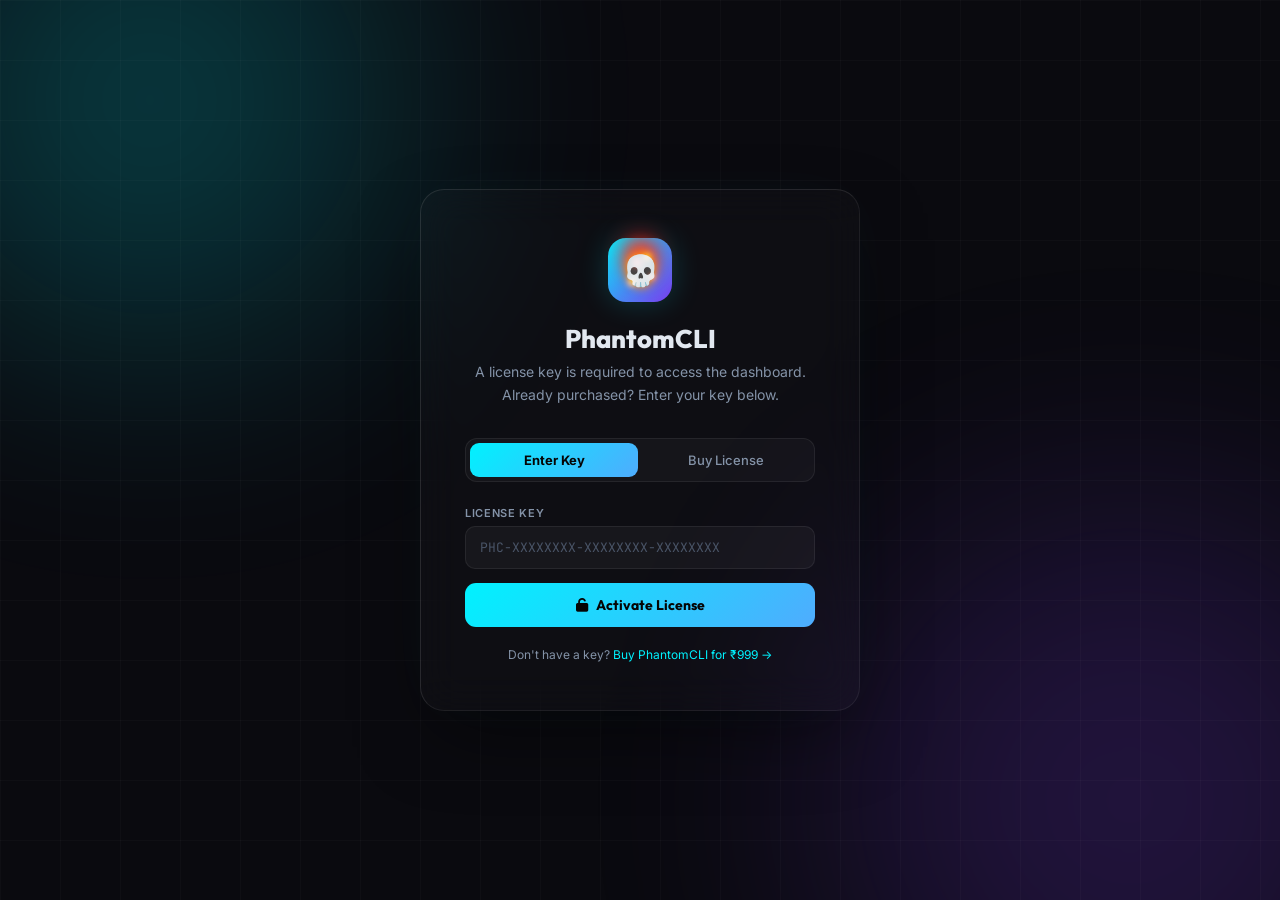
<file: omnicli/templates/activate.html>
<!DOCTYPE html>
<html lang="en">
<head>
  <meta charset="UTF-8" />
  <meta name="viewport" content="width=device-width, initial-scale=1.0" />
  <title>PhantomCLI — License Required</title>
  <link rel="preconnect" href="https://fonts.googleapis.com">
  <link href="https://fonts.googleapis.com/css2?family=Inter:wght@300;400;500;600;700&family=JetBrains+Mono:wght@400;500;700&family=Outfit:wght@300;400;600;800&display=swap" rel="stylesheet">
  <link rel="stylesheet" href="https://cdnjs.cloudflare.com/ajax/libs/font-awesome/6.5.1/css/all.min.css">
  <link rel="icon" href="data:image/svg+xml,<svg xmlns=%22http://www.w3.org/2000/svg%22 viewBox=%220 0 100 100%22><text y=%22.9em%22 font-size=%2290%22>💀</text></svg>" />
  <style>
    *, *::before, *::after { box-sizing: border-box; margin: 0; padding: 0; }
    :root { --bg:#0a0a0f; --cyan:#00f2fe; --violet:#7c3aed; --text:#e2e8f0; --muted:#8493a8; --border:rgba(255,255,255,.07); }
    body { background:var(--bg); color:var(--text); font-family:'Inter',sans-serif; min-height:100vh; display:flex; align-items:center; justify-content:center; padding:24px; overflow:hidden; }

    .orb { position:fixed; border-radius:50%; filter:blur(130px); opacity:.2; pointer-events:none; z-index:0; }
    .orb-1 { width:500px; height:500px; background:var(--cyan); top:-150px; left:-100px; animation:float 18s infinite ease-in-out alternate; }
    .orb-2 { width:600px; height:600px; background:var(--violet); bottom:-200px; right:-150px; animation:float 18s infinite ease-in-out alternate; animation-delay:-7s; }
    @keyframes float { 0%{transform:translateY(0) scale(1)} 100%{transform:translateY(30px) scale(1.06)} }
    .grid { position:fixed; inset:0; pointer-events:none; z-index:0; background-image:linear-gradient(rgba(255,255,255,.025) 1px,transparent 1px),linear-gradient(90deg,rgba(255,255,255,.025) 1px,transparent 1px); background-size:60px 60px; }

    .card {
      position:relative; z-index:10;
      background:rgba(255,255,255,.02);
      border:1px solid var(--border); border-top-color:rgba(255,255,255,.1); border-left-color:rgba(255,255,255,.1);
      border-radius:24px; padding:48px 44px;
      width:100%; max-width:440px; text-align:center;
      box-shadow:0 30px 80px -20px rgba(0,0,0,.6), 0 0 60px -20px rgba(0,242,254,.08);
      backdrop-filter:blur(20px);
    }
    .logo { width:64px; height:64px; border-radius:18px; background:linear-gradient(135deg,var(--cyan),var(--violet)); display:flex; align-items:center; justify-content:center; font-size:30px; margin:0 auto 20px; box-shadow:0 0 30px rgba(0,242,254,.2); }
    .ghost-rider{position:relative;display:inline-block;color:#fff;text-shadow:0 0 10px #ff9800,0 -8px 15px #ff5722,0 -15px 25px #ff0000;animation:skullBreathe 1.5s infinite alternate ease-in-out}
    @keyframes skullBreathe{0%{text-shadow:0 0 8px #ff9800,0 -8px 15px #ff5722,0 -15px 25px #ff0000}100%{text-shadow:0 0 16px #ffeb3b,0 -15px 25px #ff9800,0 -25px 40px #ff0000}}
    .ghost-rider::after{content:'';position:absolute;top:50%;left:50%;width:4px;height:4px;background:transparent;box-shadow:-10px 10px 5px 2px #ff9800,10px 5px 4px 1px #ff5722,-5px -10px 6px 3px #f44336,5px -15px 5px 2px #ff9800;border-radius:50%;mix-blend-mode:screen;filter:blur(1px);pointer-events:none;animation:fireWind 1.2s infinite linear;z-index:3}
    @keyframes fireWind{0%{transform:translate(-50%,-50%) scale(1);opacity:.9}100%{transform:translate(-50%,-50%) translate(-20px,-30px) scale(0);opacity:0}}
    h1 { font-family:'Outfit',sans-serif; font-size:1.6rem; font-weight:800; margin-bottom:6px; }
    .sub { color:var(--muted); font-size:14px; margin-bottom:32px; line-height:1.6; }
    .tab-bar { display:flex; background:rgba(255,255,255,.03); border:1px solid var(--border); border-radius:12px; padding:4px; margin-bottom:24px; gap:4px; }
    .tab { flex:1; padding:9px; border:none; border-radius:9px; background:transparent; color:var(--muted); font-family:'Inter',sans-serif; font-size:13px; font-weight:500; cursor:pointer; transition:all .2s; }
    .tab.on { background:linear-gradient(135deg,var(--cyan),#4facfe); color:#050505; font-weight:700; }
    .field { text-align:left; margin-bottom:14px; }
    .field label { display:block; font-size:11px; font-weight:600; color:var(--muted); text-transform:uppercase; letter-spacing:.06em; margin-bottom:6px; }
    .field input { width:100%; padding:12px 14px; background:rgba(255,255,255,.04); border:1px solid var(--border); border-radius:10px; color:var(--text); font-family:'Inter',sans-serif; font-size:14px; outline:none; transition:border .2s,box-shadow .2s; }
    .field input:focus { border-color:var(--cyan); box-shadow:0 0 0 3px rgba(0,242,254,.08); }
    .field input::placeholder { color:#4a5568; }
    .mono input { font-family:'JetBrains Mono',monospace; font-size:13px; }
    .btn { width:100%; padding:13px; border:none; border-radius:11px; background:linear-gradient(135deg,var(--cyan),#4facfe); color:#050505; font-family:'Outfit',sans-serif; font-size:14px; font-weight:700; cursor:pointer; transition:all .2s; display:flex; align-items:center; justify-content:center; gap:8px; }
    .btn:hover { transform:translateY(-1px); box-shadow:0 8px 24px rgba(0,242,254,.25); }
    .btn:disabled { opacity:.35; cursor:not-allowed; transform:none; box-shadow:none; }
    .msg { margin-top:14px; padding:10px 14px; border-radius:9px; font-size:13px; text-align:left; display:none; }
    .msg.ok { background:rgba(67,233,123,.08); border:1px solid rgba(67,233,123,.2); color:#43e97b; display:block; }
    .msg.err { background:rgba(248,113,113,.08); border:1px solid rgba(248,113,113,.2); color:#f87171; display:block; }
    .buy-link { display:block; margin-top:20px; font-size:12px; color:var(--muted); }
    .buy-link a { color:var(--cyan); text-decoration:none; }
    .buy-link a:hover { text-decoration:underline; }
    .panel { display:none; } .panel.on { display:block; }
    @keyframes pulse { 0%,100%{opacity:1}50%{opacity:.3} }
  </style>
</head>
<body>
  <div class="orb orb-1"></div>
  <div class="orb orb-2"></div>
  <div class="grid"></div>

  <div class="card">
    <div class="logo"><span class="ghost-rider">💀</span></div>
    <h1>PhantomCLI</h1>
    <p class="sub">A license key is required to access the dashboard.<br>Already purchased? Enter your key below.</p>

    <div class="tab-bar">
      <button class="tab on" onclick="switchTab('activate')">Enter Key</button>
      <button class="tab" onclick="switchTab('buy')">Buy License</button>
    </div>

    <!-- Activate panel -->
    <div class="panel on" id="panel-activate">
      <div class="field mono">
        <label>License Key</label>
        <input type="text" id="keyInput" placeholder="PHC-XXXXXXXX-XXXXXXXX-XXXXXXXX" autocomplete="off" />
      </div>
      <button class="btn" id="activateBtn" onclick="activateLicense()">
        <i class="fa-solid fa-unlock"></i> Activate License
      </button>
      <div id="activateMsg" class="msg"></div>
      <div class="buy-link">Don't have a key? <a href="https://phantom.aravindlabs.tech/phantomcli" target="_blank">Buy PhantomCLI for ₹999 →</a></div>
    </div>

    <!-- Buy panel -->
    <div class="panel" id="panel-buy">
      <div style="padding:12px;background:rgba(0,242,254,.04);border:1px solid rgba(0,242,254,.12);border-radius:12px;margin-bottom:16px;text-align:left;">
        <div style="font-family:'Outfit',sans-serif;font-weight:700;font-size:.95rem;margin-bottom:8px;">What you get:</div>
        <div style="display:flex;flex-direction:column;gap:6px;font-size:12px;color:var(--muted);">
          <span><i class="fa-solid fa-check" style="color:#43e97b;width:16px;"></i> Dual-engine AI (Main + Router)</span>
          <span><i class="fa-solid fa-check" style="color:#43e97b;width:16px;"></i> Bash execution on your server</span>
          <span><i class="fa-solid fa-check" style="color:#43e97b;width:16px;"></i> Web browsing & live search</span>
          <span><i class="fa-solid fa-check" style="color:#43e97b;width:16px;"></i> 3-layer persistent memory</span>
          <span><i class="fa-solid fa-check" style="color:#43e97b;width:16px;"></i> Beautiful web dashboard</span>
          <span><i class="fa-solid fa-check" style="color:#43e97b;width:16px;"></i> Lifetime access · No subscriptions</span>
        </div>
      </div>
      <div style="font-family:'Outfit',sans-serif;font-size:2rem;font-weight:800;color:var(--text);margin-bottom:4px;">₹999</div>
      <div style="font-size:11px;color:var(--muted);margin-bottom:16px;">One-time · Lifetime license</div>
      <a href="https://phantom.aravindlabs.tech/phantomcli" target="_blank" class="btn" style="text-decoration:none;">
        <i class="fa-solid fa-bolt"></i> Buy Now on Phantom Store
      </a>
      <div class="buy-link" style="margin-top:12px;">After purchase, switch to "Enter Key" tab.</div>
    </div>
  </div>

  <script>
    function switchTab(t) {
      document.querySelectorAll('.tab').forEach((b,i) => b.classList.toggle('on', (i===0&&t==='activate')||(i===1&&t==='buy')));
      document.getElementById('panel-activate').classList.toggle('on', t==='activate');
      document.getElementById('panel-buy').classList.toggle('on', t==='buy');
    }

    function showMsg(id, text, type) {
      const el = document.getElementById(id);
      el.textContent = text; el.className = 'msg ' + type;
    }

    async function _fetchCsrfToken() {
      const r = await fetch('/api/csrf-token', {headers: {'Accept': 'application/json'}});
      if (!r.ok) throw new Error('csrf-fetch-failed');
      const data = await r.json();
      if (!data.csrf_token) throw new Error('csrf-missing');
      return data.csrf_token;
    }

    async function activateLicense() {
      const key = document.getElementById('keyInput').value.trim().toUpperCase();
      if (!/^PHC-[A-F0-9]{8}-[A-F0-9]{8}-[A-F0-9]{8}$/.test(key)) {
        showMsg('activateMsg', 'Invalid format. Expected: PHC-XXXXXXXX-XXXXXXXX-XXXXXXXX', 'err'); return;
      }
      const btn = document.getElementById('activateBtn');
      btn.disabled = true; btn.innerHTML = '<i class="fa-solid fa-spinner fa-spin"></i> Validating…';

      const resetBtn = () => {
        btn.disabled = false;
        btn.innerHTML = '<i class="fa-solid fa-unlock"></i> Activate License';
      };

      let csrf;
      try {
        csrf = await _fetchCsrfToken();
      } catch {
        showMsg('activateMsg', 'Could not initialise a secure session. Refresh and try again.', 'err');
        resetBtn();
        return;
      }

      try {
        const res = await fetch('/api/license/activate', {
          method: 'POST', headers: {'Content-Type':'application/json'},
          body: JSON.stringify({ key, csrf_token: csrf })
        });
        const data = await res.json();
        if (data.success) {
          showMsg('activateMsg', '✓ License activated! Redirecting…', 'ok');
          setTimeout(() => location.href = '/', 1500);
        } else {
          showMsg('activateMsg', data.error || 'Activation failed', 'err');
          resetBtn();
        }
      } catch {
        showMsg('activateMsg', 'Connection error. Try again.', 'err');
        resetBtn();
      }
    }

    document.getElementById('keyInput').addEventListener('keydown', e => {
      if (e.key === 'Enter') activateLicense();
    });
  </script>
</body>
</html>
</file>
